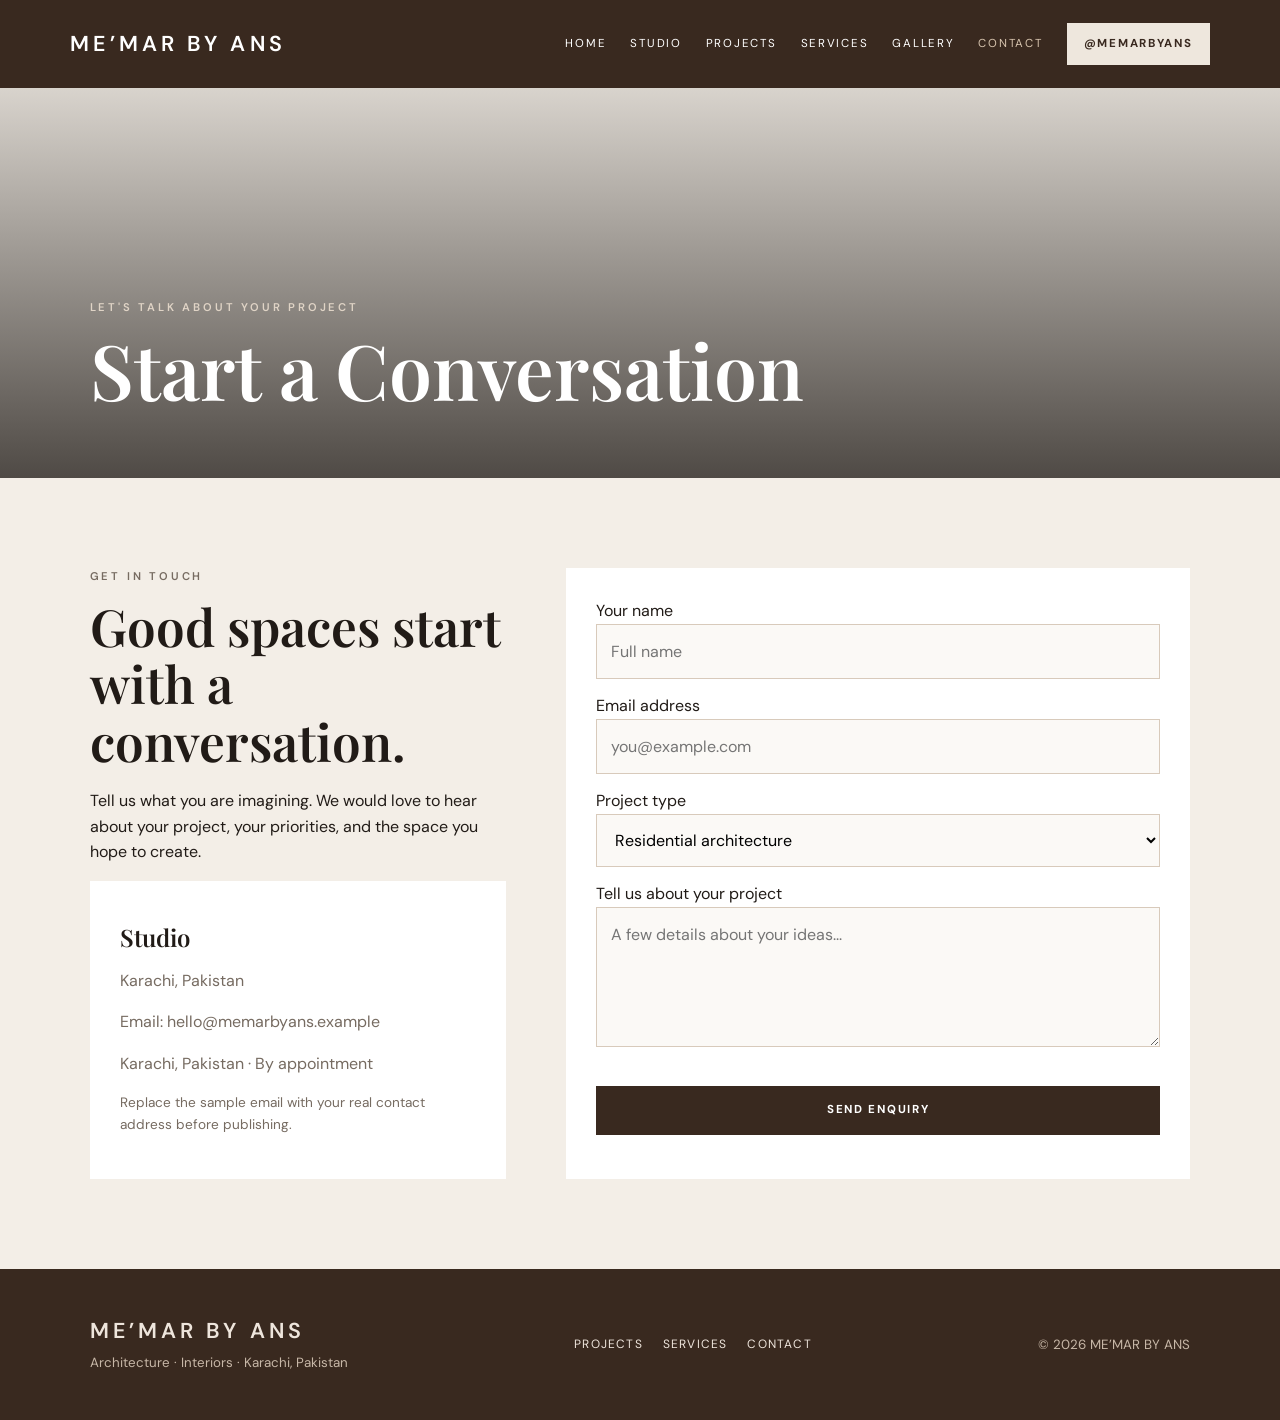
<file: contact.html>
<!doctype html>
<html lang="en">
<head>
<meta charset="utf-8">
<meta name="viewport" content="width=device-width, initial-scale=1">
<meta name="description" content="Tell us what you are imagining. We would love to hear about your project, your priorities, and the space you hope to create.">
<title>Contact | ME’MAR BY ANS</title>
<link rel="stylesheet" href="style.css">
</head>
<body><header class="site-header"><a class="brand" href="index.html">ME’MAR BY ANS</a><nav class="nav" aria-label="Main navigation"><a class="" href="index.html">Home</a><a class="" href="about.html">Studio</a><a class="" href="projects.html">Projects</a><a class="" href="services.html">Services</a><a class="" href="gallery.html">Gallery</a><a class="active" href="contact.html">Contact</a><a class="nav-cta" href="social.html">@MEMARBYANS</a></nav></header><main><section class="page-hero"><div><div class="eyebrow">Let's talk about your project</div><h1>Start a Conversation</h1></div></section><section class="section"><div class="contact-layout"><div><div class="eyebrow">Get in Touch</div><h2>Good spaces start with a conversation.</h2><p>Tell us what you are imagining. We would love to hear about your project, your priorities, and the space you hope to create.</p><div class="contact-card"><h3>Studio</h3><p>Karachi, Pakistan</p><p>Email: hello@memarbyans.example</p><p>Karachi, Pakistan · By appointment</p><p class="note">Replace the sample email with your real contact address before publishing.</p></div></div><div class="contact-card"><form class="contact-form" action="mailto:hello@memarbyans.example" method="post" enctype="text/plain"><label>Your name<input name="name" placeholder="Full name" required></label><label>Email address<input type="email" name="email" placeholder="you@example.com" required></label><label>Project type<select name="project"><option>Residential architecture</option><option>Commercial architecture</option><option>Interior design</option><option>Consultation</option></select></label><label>Tell us about your project<textarea name="message" placeholder="A few details about your ideas..."></textarea></label><button class="solid-btn" type="submit">Send Enquiry</button></form></div></div></section></main><footer class="site-footer"><div><a class="brand" href="index.html">ME’MAR BY ANS</a><br><small>Architecture · Interiors · Karachi, Pakistan</small></div><div class="footer-links"><a href="projects.html">Projects</a><a href="services.html">Services</a><a href="contact.html">Contact</a></div><small>© 2026 ME’MAR BY ANS</small></footer></body>
</html>
</file>
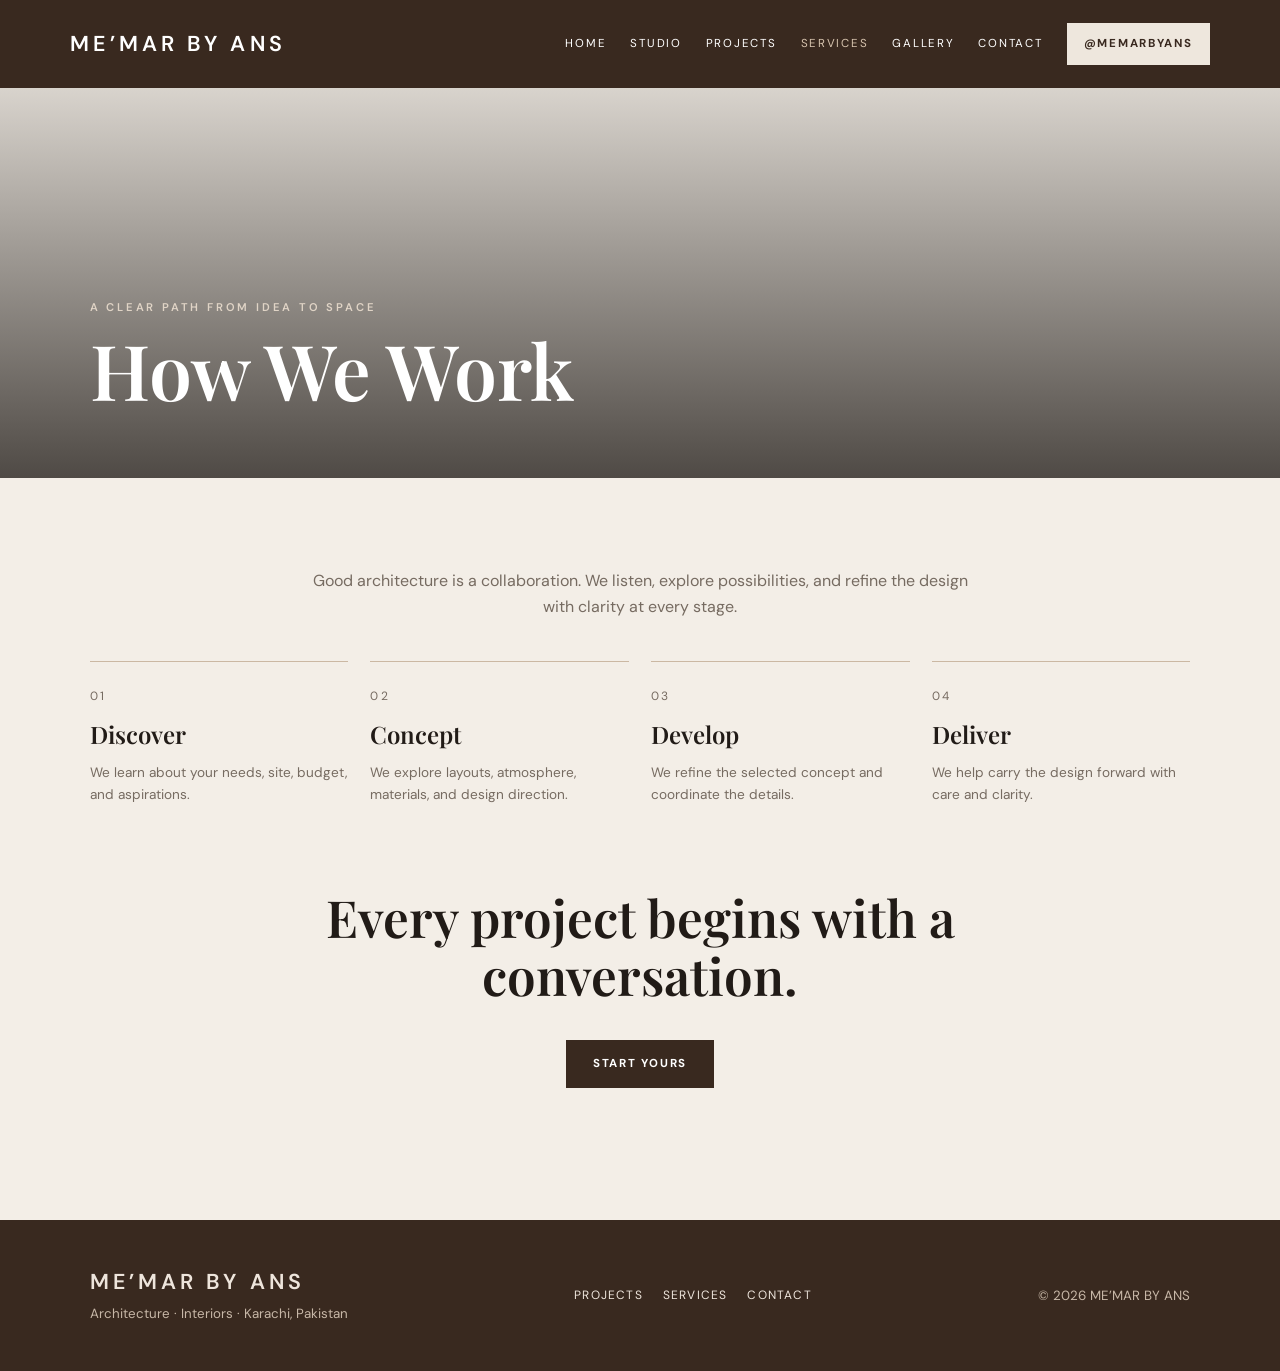
<file: process.html>
<!doctype html>
<html lang="en">
<head>
<meta charset="utf-8">
<meta name="viewport" content="width=device-width, initial-scale=1">
<meta name="description" content="Good architecture is a collaboration. We listen, explore possibilities, and refine the design with clarity at every stage.">
<title>Our Process | ME’MAR BY ANS</title>
<link rel="stylesheet" href="style.css">
</head>
<body><header class="site-header"><a class="brand" href="index.html">ME’MAR BY ANS</a><nav class="nav" aria-label="Main navigation"><a class="" href="index.html">Home</a><a class="" href="about.html">Studio</a><a class="" href="projects.html">Projects</a><a class="active" href="services.html">Services</a><a class="" href="gallery.html">Gallery</a><a class="" href="contact.html">Contact</a><a class="nav-cta" href="social.html">@MEMARBYANS</a></nav></header><main><section class="page-hero"><div><div class="eyebrow">A clear path from idea to space</div><h1>How We Work</h1></div></section><section class="section"><div class="section-heading"><p class="lead">Good architecture is a collaboration. We listen, explore possibilities, and refine the design with clarity at every stage.</p></div><div class="process-list"><article class="process-item"><h3>Discover</h3><p class="note">We learn about your needs, site, budget, and aspirations.</p></article><article class="process-item"><h3>Concept</h3><p class="note">We explore layouts, atmosphere, materials, and design direction.</p></article><article class="process-item"><h3>Develop</h3><p class="note">We refine the selected concept and coordinate the details.</p></article><article class="process-item"><h3>Deliver</h3><p class="note">We help carry the design forward with care and clarity.</p></article></div><div class="section-heading" style="margin-top:70px"><h2>Every project begins with a conversation.</h2><a class="solid-btn" href="contact.html">Start Yours</a></div></section></main><footer class="site-footer"><div><a class="brand" href="index.html">ME’MAR BY ANS</a><br><small>Architecture · Interiors · Karachi, Pakistan</small></div><div class="footer-links"><a href="projects.html">Projects</a><a href="services.html">Services</a><a href="contact.html">Contact</a></div><small>© 2026 ME’MAR BY ANS</small></footer></body>
</html>
</file>
<file: style.css>
@import url('https://fonts.googleapis.com/css2?family=DM+Sans:wght@400;500;600;700&family=Playfair+Display:wght@500;600;700&display=swap');

/* =========================
   1. GLOBAL STYLES
========================= */

:root {
    --ink: #211b17;
    --brown: #39291f;
    --cream: #f3eee7;
    --sand: #d7c4ae;
    --muted: #766b61;
    --white: #ffffff;
    --line: rgba(255, 255, 255, 0.25);
}

* {
    box-sizing: border-box;
}

html {
    scroll-behavior: smooth;
}

body {
    margin: 0;
    background: var(--cream);
    color: var(--ink);
    font-family: 'DM Sans', Arial, sans-serif;
    line-height: 1.6;
}

a {
    color: inherit;
    text-decoration: none;
    transition: 0.25s ease;
}

img {
    display: block;
    width: 100%;
    object-fit: cover;
}

button,
input,
textarea,
select {
    font: inherit;
}

/* =========================
   2. HEADER AND NAVIGATION
========================= */

.site-header {
    min-height: 88px;
    padding: 20px 5.5%;
    display: flex;
    align-items: center;
    justify-content: space-between;
    gap: 24px;
    background: var(--brown);
    color: var(--white);
    position: relative;
    z-index: 5;
}

.brand {
    font-size: 1.35rem;
    letter-spacing: 0.19em;
    font-weight: 600;
    white-space: nowrap;
}

.nav {
    display: flex;
    align-items: center;
    flex-wrap: wrap;
    gap: 24px;
    font-size: 0.72rem;
    letter-spacing: 0.15em;
    text-transform: uppercase;
}

.nav a:hover,
.nav a.active {
    color: var(--sand);
}

.nav-cta {
    padding: 12px 17px;
    background: #eee7dd;
    color: var(--brown);
    font-weight: 700;
}

.nav .nav-cta:hover {
    background: var(--sand);
    color: var(--brown);
}

/* =========================
   3. HOMEPAGE HERO
========================= */

.hero {
    min-height: calc(100vh - 88px);
    display: grid;
    place-items: center;
    text-align: center;
    color: var(--white);
    position: relative;
    background:
        linear-gradient(rgba(29, 23, 19, 0.45), rgba(29, 23, 19, 0.45)),
        url('https://images.unsplash.com/photo-1600607687939-ce8a6c25118c?auto=format&fit=crop&w=2200&q=85')
        center / cover;
}

.hero-content {
    position: relative;
    max-width: 900px;
    padding: 80px 24px;
}

.hero h1 {
    font: 600 clamp(3.3rem, 8vw, 7rem) / 0.94 'Playfair Display', Georgia, serif;
    letter-spacing: -0.045em;
    margin: 22px 0;
}

.hero .tagline {
    letter-spacing: 0.25em;
    text-transform: uppercase;
    font-size: 0.9rem;
}

.hero p {
    max-width: 570px;
    margin: 24px auto;
    color: #f2eee9;
}

/* =========================
   4. COMMON BUTTONS
========================= */

.outline-btn,
.solid-btn {
    display: inline-block;
    padding: 14px 26px;
    border: 1px solid currentColor;
    letter-spacing: 0.15em;
    text-transform: uppercase;
    font-size: 0.72rem;
    font-weight: 700;
    margin-top: 18px;
    cursor: pointer;
}

.outline-btn:hover {
    background: var(--white);
    color: var(--brown);
}

.solid-btn {
    background: var(--brown);
    color: var(--white);
    border-color: var(--brown);
}

.solid-btn:hover {
    background: #594333;
}

/* =========================
   5. SECTIONS AND HEADINGS
========================= */

.section {
    padding: 90px 7%;
}

.section-heading {
    text-align: center;
    max-width: 720px;
    margin: 0 auto 42px;
}

.eyebrow {
    text-transform: uppercase;
    letter-spacing: 0.25em;
    font-size: 0.7rem;
    font-weight: 600;
    color: var(--muted);
}

h2 {
    font: 600 clamp(2.1rem, 4vw, 3.6rem) / 1.12 'Playfair Display', Georgia, serif;
    margin: 12px 0 18px;
}

h3 {
    font: 600 1.5rem / 1.2 'Playfair Display', Georgia, serif;
    margin: 12px 0;
}

.lead {
    color: var(--muted);
    max-width: 680px;
    margin: 0 auto;
}

.note {
    font-size: 0.85rem;
    color: var(--muted);
}

/* =========================
   6. PROJECT CARDS
========================= */

.cards {
    display: grid;
    grid-template-columns: repeat(3, minmax(0, 1fr));
    gap: 24px;
}

.card {
    background: var(--white);
}

.card img {
    height: 280px;
}

.card-body {
    padding: 22px;
}

.card-body p {
    color: var(--muted);
    font-size: 0.92rem;
}

.card-link {
    font-size: 0.72rem;
    letter-spacing: 0.15em;
    text-transform: uppercase;
    font-weight: 700;
    border-bottom: 1px solid var(--sand);
    padding-bottom: 5px;
}

/* =========================
   7. SPLIT SECTIONS
========================= */

.split {
    display: grid;
    grid-template-columns: 1fr 1fr;
    gap: 7%;
    align-items: center;
}

.split img {
    height: 520px;
}

.split p {
    color: var(--muted);
}

.stats {
    display: grid;
    grid-template-columns: repeat(3, 1fr);
    gap: 20px;
    margin-top: 28px;
}

.stat strong {
    display: block;
    font: 600 2.4rem 'Playfair Display', Georgia, serif;
}

.stat span {
    color: var(--muted);
    font-size: 0.8rem;
    letter-spacing: 0.1em;
    text-transform: uppercase;
}

/* =========================
   8. INNER PAGE HERO
========================= */

.page-hero {
    min-height: 390px;
    display: flex;
    align-items: end;
    padding: 70px 7%;
    color: var(--white);
    background:
        linear-gradient(0deg, rgba(24, 19, 15, 0.75), rgba(24, 19, 15, 0.12)),
        url('https://images.unsplash.com/photo-1600607687920-4e2a09cf159d?auto=format&fit=crop&w=1800&q=85')
        center / cover;
}

.page-hero h1 {
    font: 600 clamp(3rem, 6vw, 5.5rem) / 1 'Playfair Display', Georgia, serif;
    margin: 14px 0 0;
}

.page-hero .eyebrow {
    color: #e0d4c6;
}

.two-col {
    display: grid;
    grid-template-columns: 1fr 1fr;
    gap: 34px;
}

.feature-image {
    height: 460px;
}

.detail-grid {
    display: grid;
    grid-template-columns: 1.3fr 1fr;
    gap: 40px;
    align-items: start;
}

.detail-grid img {
    height: 480px;
}

.pill {
    display: inline-block;
    border: 1px solid #cbb8a3;
    padding: 7px 12px;
    margin: 5px 5px 0 0;
    font-size: 0.75rem;
    color: var(--muted);
}

/* =========================
   9. PROCESS PAGE
========================= */

.process-list {
    counter-reset: steps;
    display: grid;
    grid-template-columns: repeat(4, 1fr);
    gap: 22px;
}

.process-item {
    border-top: 1px solid #cbb8a3;
    padding-top: 20px;
}

.process-item::before {
    counter-increment: steps;
    content: "0" counter(steps);
    font-size: 0.75rem;
    letter-spacing: 0.2em;
    color: var(--muted);
}

/* =========================
   10. GALLERY PAGE
========================= */

.gallery {
    display: grid;
    grid-template-columns: repeat(3, 1fr);
    gap: 12px;
}

.gallery img {
    height: 290px;
}

/* =========================
   11. CONTACT PAGE
========================= */

.contact-layout {
    display: grid;
    grid-template-columns: 0.8fr 1.2fr;
    gap: 60px;
}

.contact-card {
    background: var(--white);
    padding: 30px;
}

.contact-card p {
    color: var(--muted);
}

.contact-form {
    display: grid;
    gap: 14px;
}

.contact-form input,
.contact-form textarea,
.contact-form select {
    width: 100%;
    padding: 14px;
    border: 1px solid #d8cabb;
    background: #fbf9f6;
}

.contact-form textarea {
    min-height: 140px;
    resize: vertical;
}

/* =========================
   12. INSTAGRAM SOCIAL PAGE
========================= */

.social-hero {
    min-height: 570px;
    display: grid;
    place-items: center;
    text-align: center;
    color: var(--white);
    padding: 70px 6%;
    position: relative;
    background:
        linear-gradient(rgba(31, 24, 19, 0.55), rgba(31, 24, 19, 0.55)),
        url('https://images.unsplash.com/photo-1600607687939-ce8a6c25118c?auto=format&fit=crop&w=2000&q=85')
        center / cover;
}

.social-hero-content {
    max-width: 780px;
    position: relative;
}

.social-hero .eyebrow {
    color: #e5d5c3;
}

.social-hero h1 {
    font: 600 clamp(3rem, 7vw, 6rem) / 1.05 'Playfair Display', Georgia, serif;
    margin: 20px 0;
}

.social-subtitle {
    max-width: 570px;
    margin: 0 auto 25px;
    color: #f1e9e1;
    font-size: 1rem;
}

.instagram-button {
    display: inline-flex;
    align-items: center;
    justify-content: center;
    gap: 12px;
    margin-top: 18px;
    padding: 16px 25px;
    color: var(--brown);
    background: #f3eee7;
    border: 1px solid #f3eee7;
    font-size: 0.72rem;
    font-weight: 700;
    letter-spacing: 0.15em;
    text-transform: uppercase;
}

.instagram-button:hover {
    background: var(--sand);
    border-color: var(--sand);
    transform: translateY(-2px);
}

.instagram-symbol {
    font-size: 1.5rem;
    line-height: 1;
}

.instagram-section {
    background: var(--cream);
}

.instagram-grid {
    display: grid;
    grid-template-columns: repeat(3, minmax(0, 1fr));
    gap: 18px;
}

.instagram-tile {
    position: relative;
    display: block;
    overflow: hidden;
    background: var(--brown);
    aspect-ratio: 4 / 5;
}

.instagram-tile img {
    height: 100%;
    transition: transform 0.5s ease;
}

.instagram-tile:hover img {
    transform: scale(1.06);
}

.tile-overlay {
    position: absolute;
    inset: 0;
    display: flex;
    flex-direction: column;
    justify-content: end;
    gap: 7px;
    padding: 24px;
    color: var(--white);
    background: linear-gradient(
        transparent 35%,
        rgba(24, 19, 15, 0.72)
    );
    opacity: 0.95;
}

.tile-overlay span:first-child {
    font: 600 1.5rem 'Playfair Display', Georgia, serif;
}

.tile-overlay span:last-child {
    font-size: 0.7rem;
    letter-spacing: 0.15em;
    text-transform: uppercase;
}

.instagram-bottom {
    text-align: center;
    padding: 80px 20px 15px;
}

.instagram-bottom h2 {
    margin-bottom: 15px;
}

/* =========================
   13. SOCIAL PANEL
========================= */

.social-panel {
    background: var(--brown);
    color: var(--white);
    padding: 48px;
    text-align: center;
}

.social-panel p {
    color: #d8cabe;
}

/* =========================
   14. FOOTER
========================= */

.site-footer {
    background: var(--brown);
    color: #eee5dc;
    padding: 45px 7%;
    display: flex;
    justify-content: space-between;
    gap: 24px;
    align-items: center;
}

.site-footer small {
    color: #c7b7a7;
}

.footer-links {
    display: flex;
    flex-wrap: wrap;
    gap: 20px;
    font-size: 0.75rem;
    letter-spacing: 0.1em;
    text-transform: uppercase;
}

.footer-links a:hover {
    color: var(--sand);
}

/* =========================
   15. RESPONSIVE DESIGN
========================= */

@media (max-width: 850px) {
    .site-header {
        align-items: flex-start;
        flex-direction: column;
        gap: 18px;
    }

    .nav {
        gap: 14px 20px;
    }

    .hero {
        min-height: 75vh;
    }

    .cards {
        grid-template-columns: repeat(2, minmax(0, 1fr));
    }

    .split,
    .detail-grid,
    .contact-layout {
        grid-template-columns: 1fr;
    }

    .split img {
        height: 360px;
    }

    .process-list {
        grid-template-columns: repeat(2, 1fr);
    }

    .gallery {
        grid-template-columns: repeat(2, 1fr);
    }

    .page-hero {
        min-height: 320px;
    }

    .site-footer {
        flex-direction: column;
        align-items: flex-start;
    }

    .social-hero {
        min-height: 480px;
    }
}

@media (max-width: 540px) {
    .brand {
        font-size: 1.1rem;
    }

    .nav {
        font-size: 0.65rem;
        gap: 12px;
    }

    .nav-cta {
        padding: 9px 12px;
    }

    .cards,
    .two-col,
    .stats,
    .process-list,
    .gallery,
    .instagram-grid {
        grid-template-columns: 1fr;
    }

    .section {
        padding: 60px 6%;
    }

    .card img,
    .gallery img {
        height: 250px;
    }

    .hero .tagline {
        letter-spacing: 0.16em;
        font-size: 0.7rem;
    }

    .site-footer {
        padding: 35px 6%;
    }

    .footer-links {
        gap: 14px;
    }

    .social-hero {
        min-height: 430px;
        padding: 55px 6%;
    }

    .social-hero h1 {
        font-size: 3.2rem;
    }

    .instagram-bottom {
        padding-top: 55px;
    }

    .instagram-button {
        padding: 14px 18px;
        font-size: 0.65rem;
    }
}
</file>
